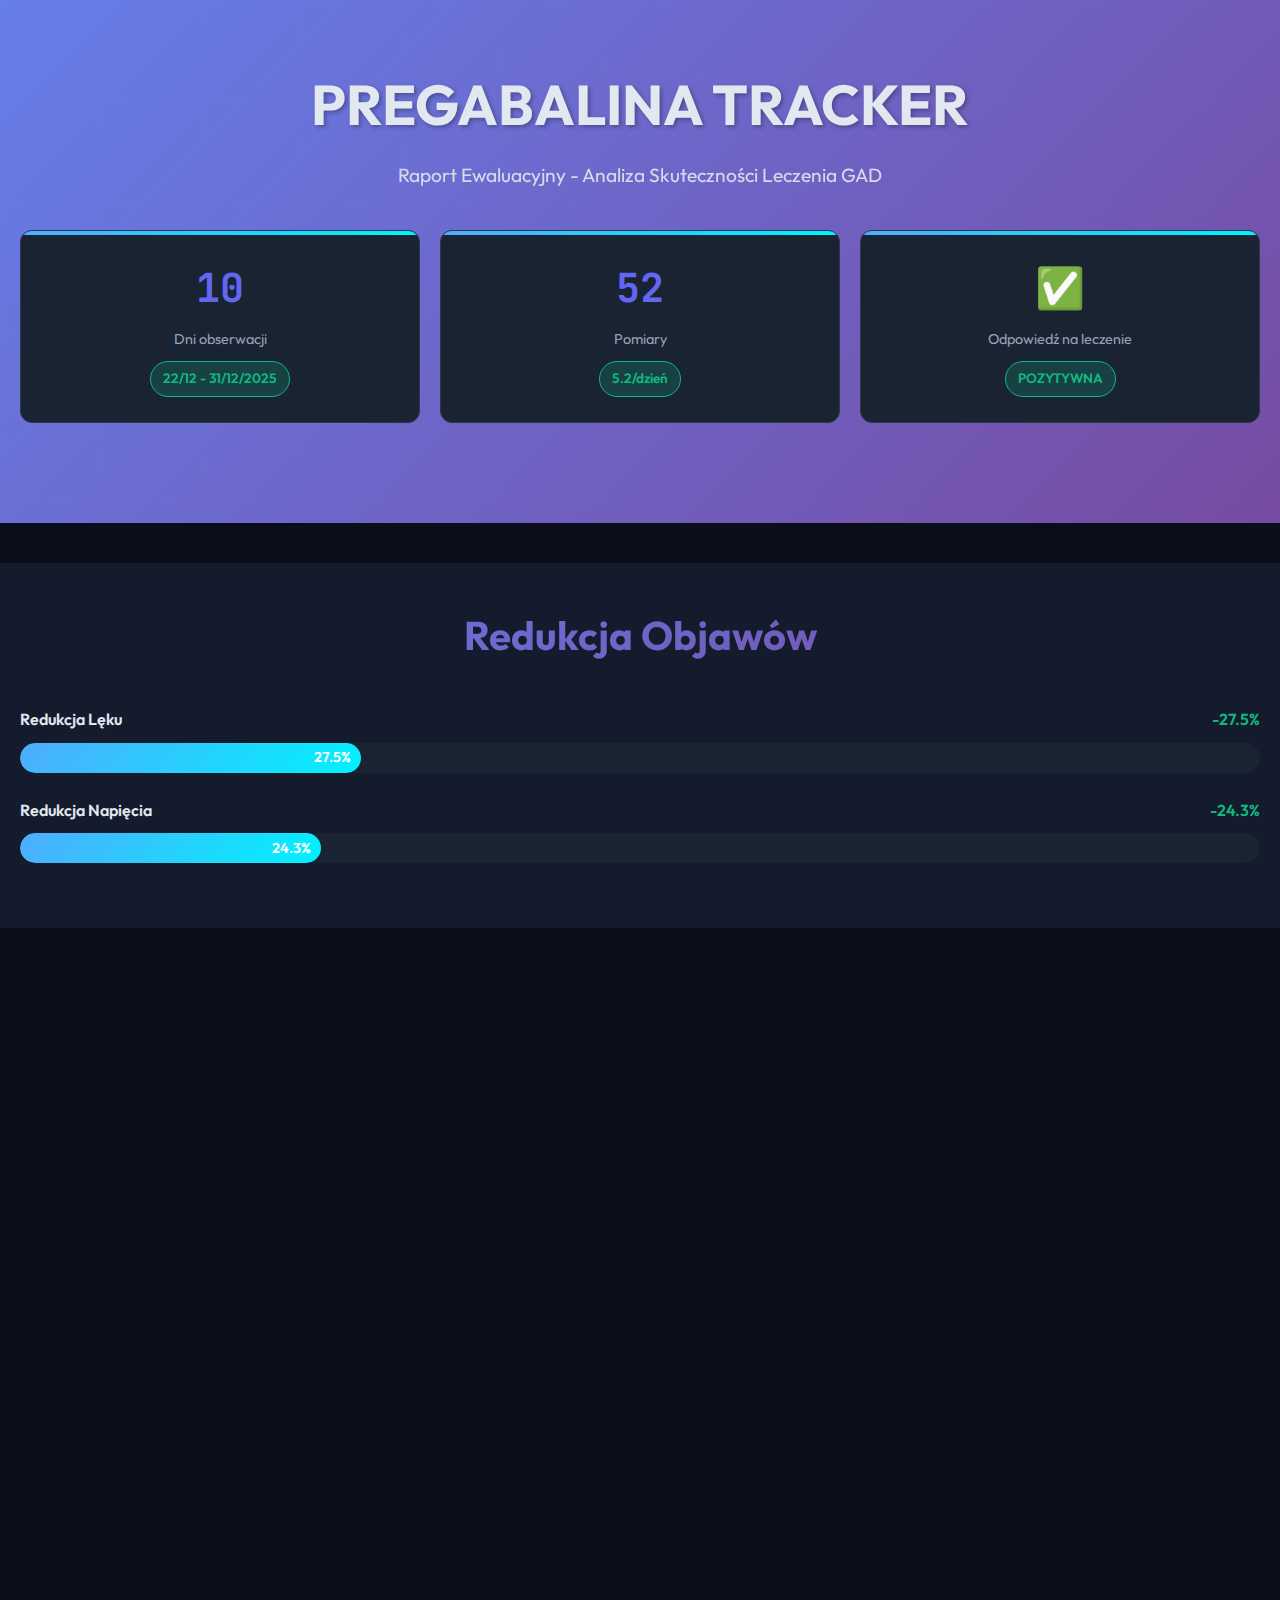
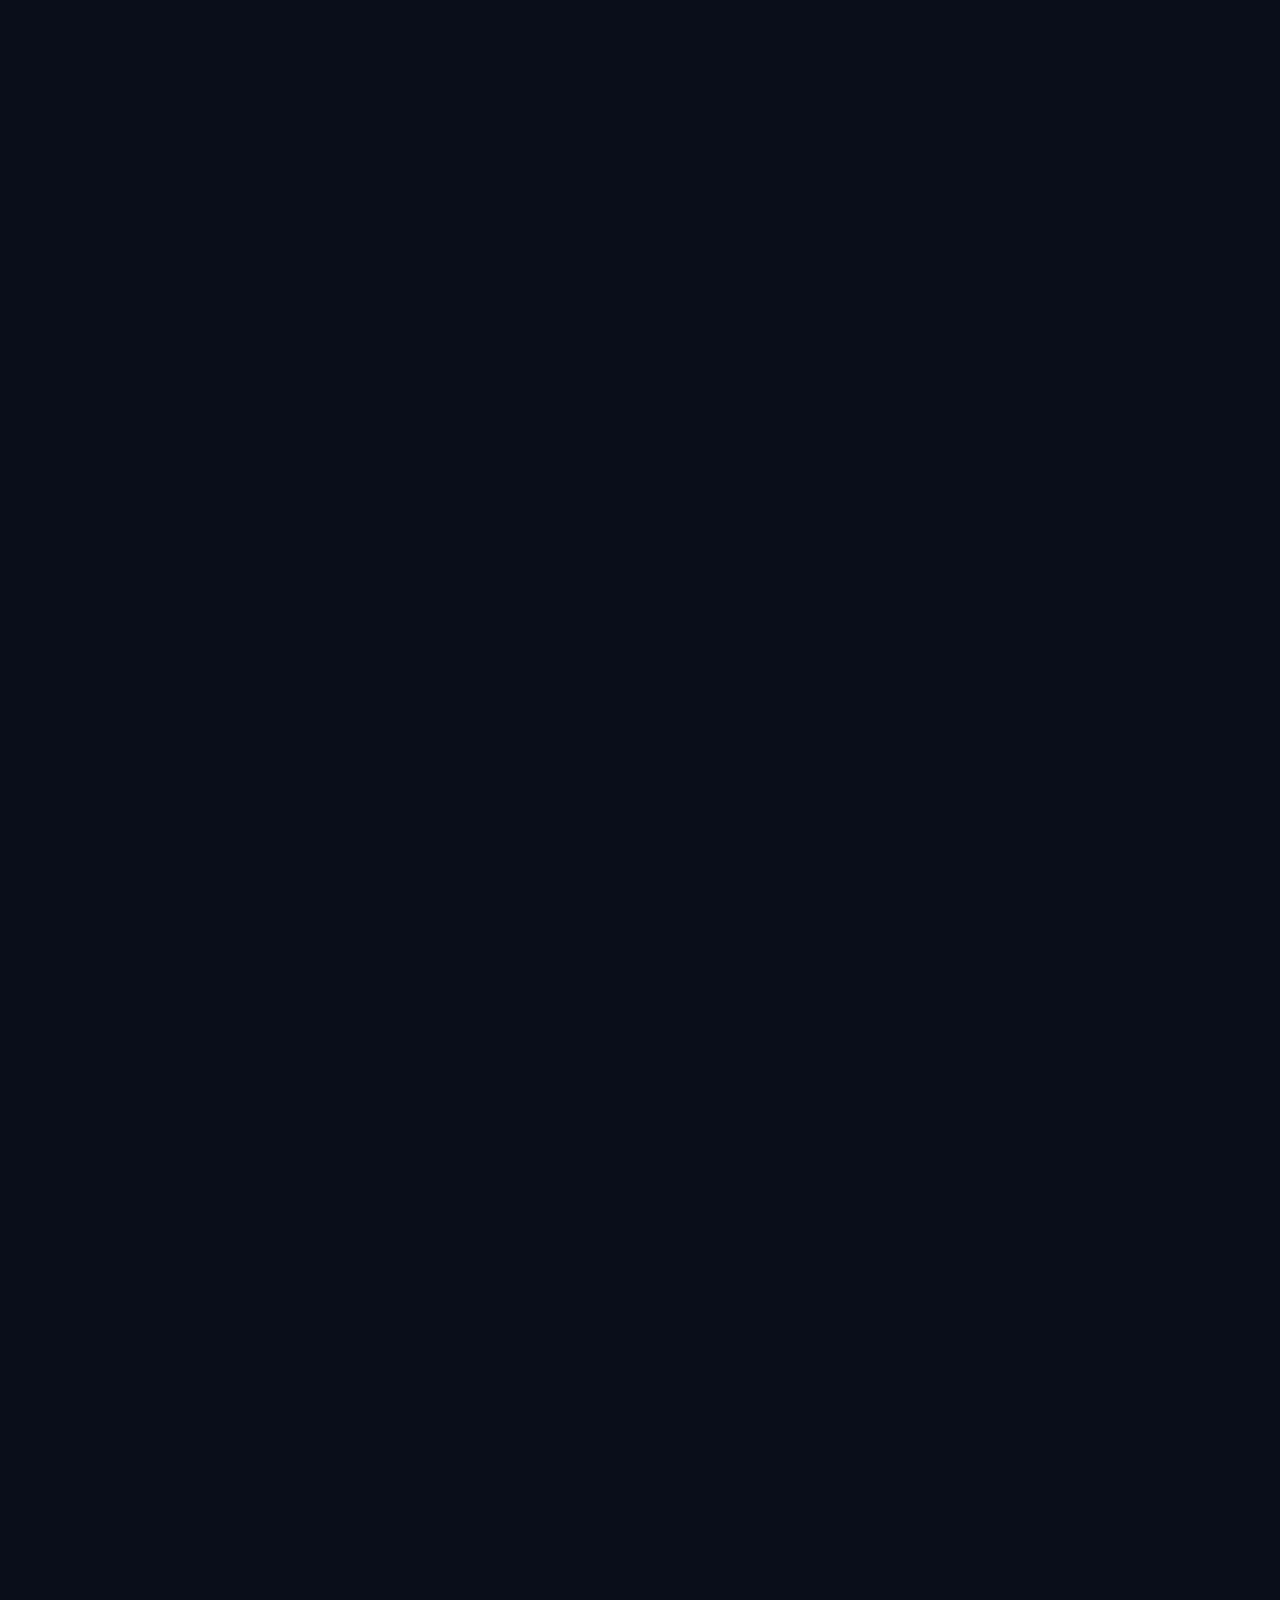
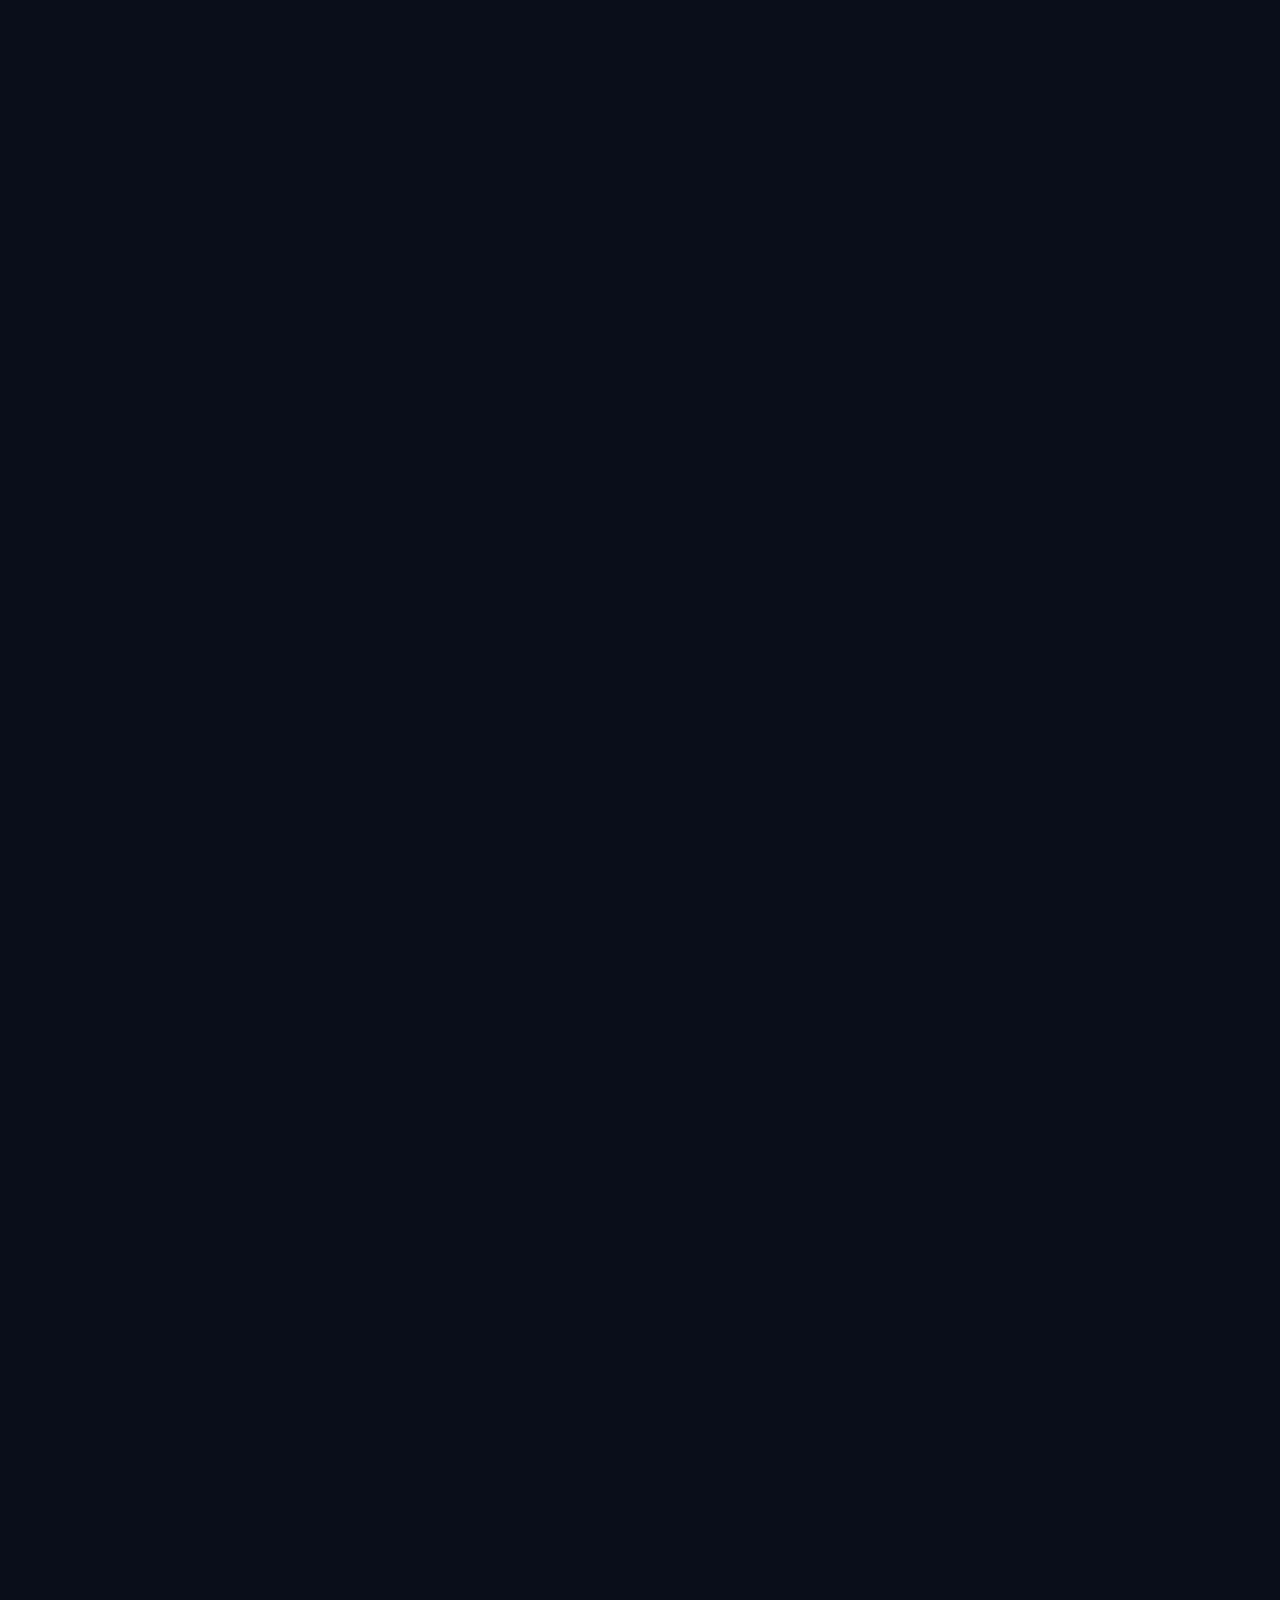
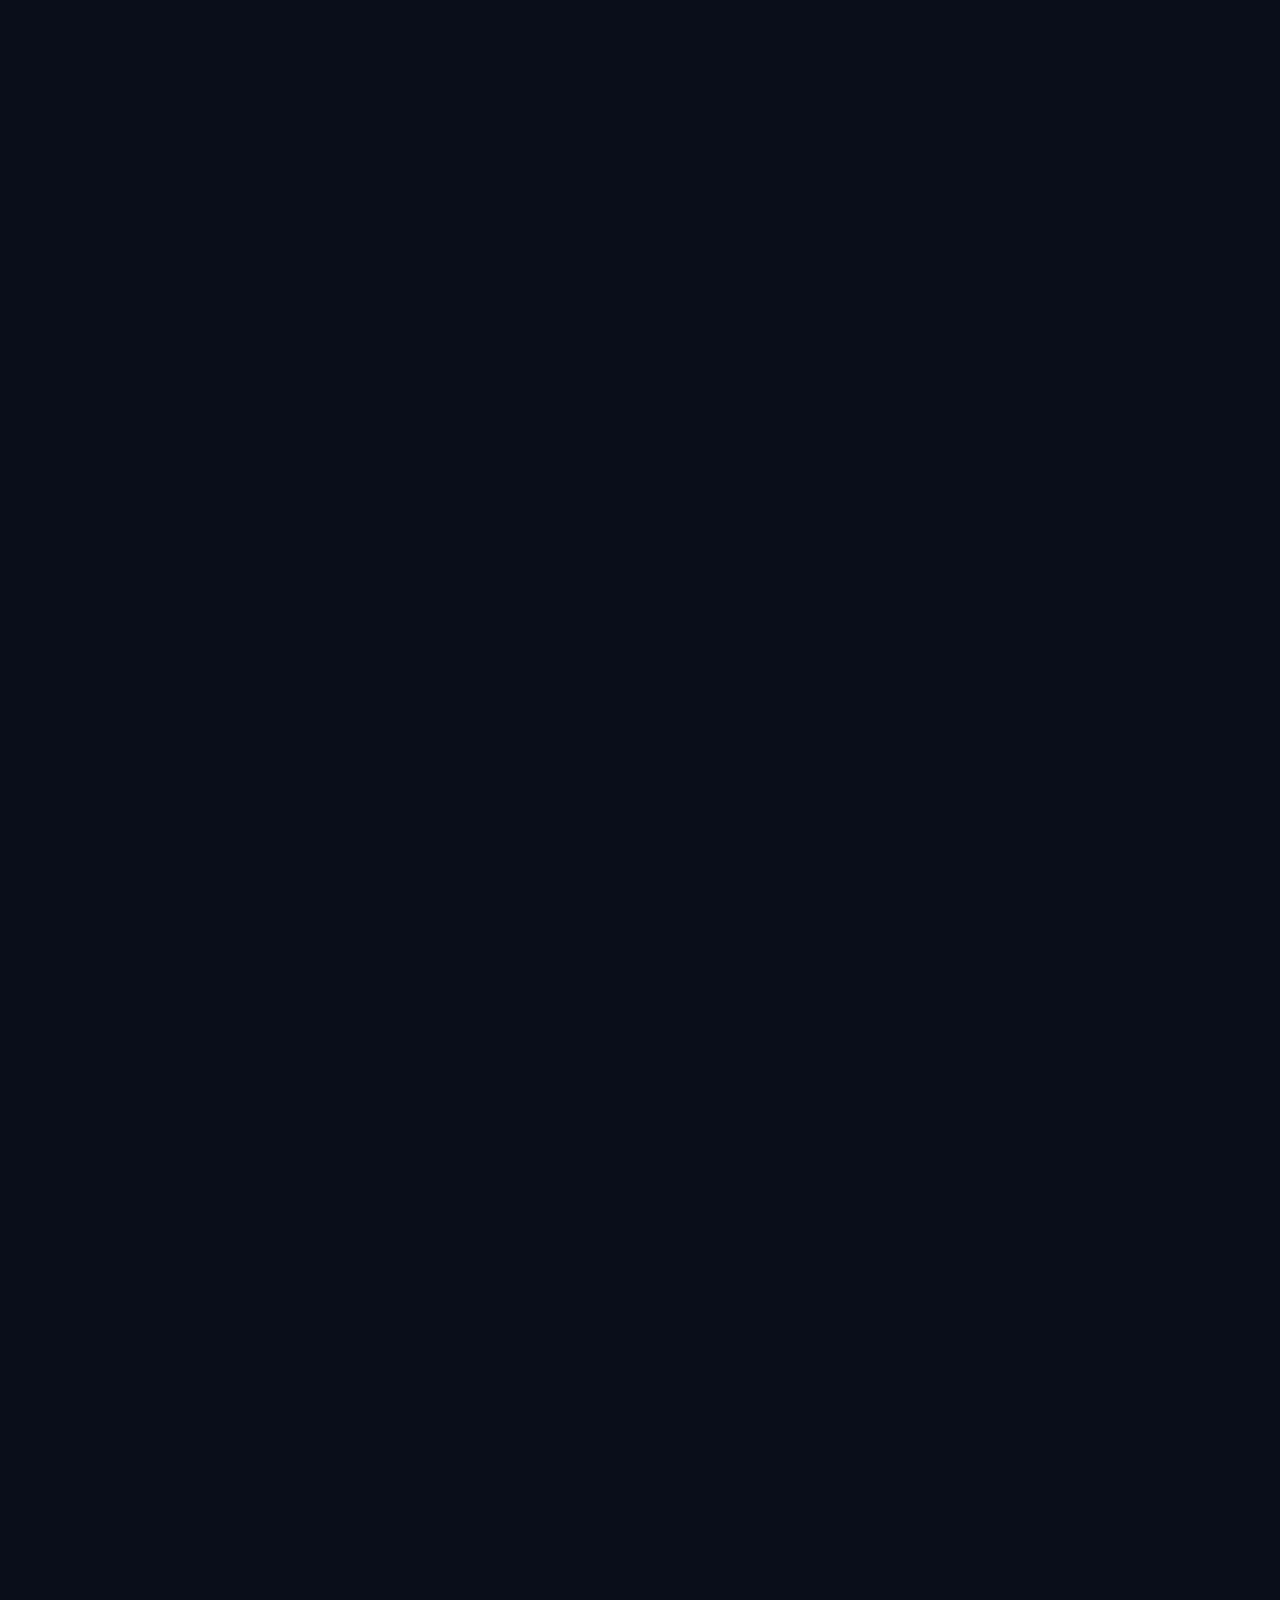
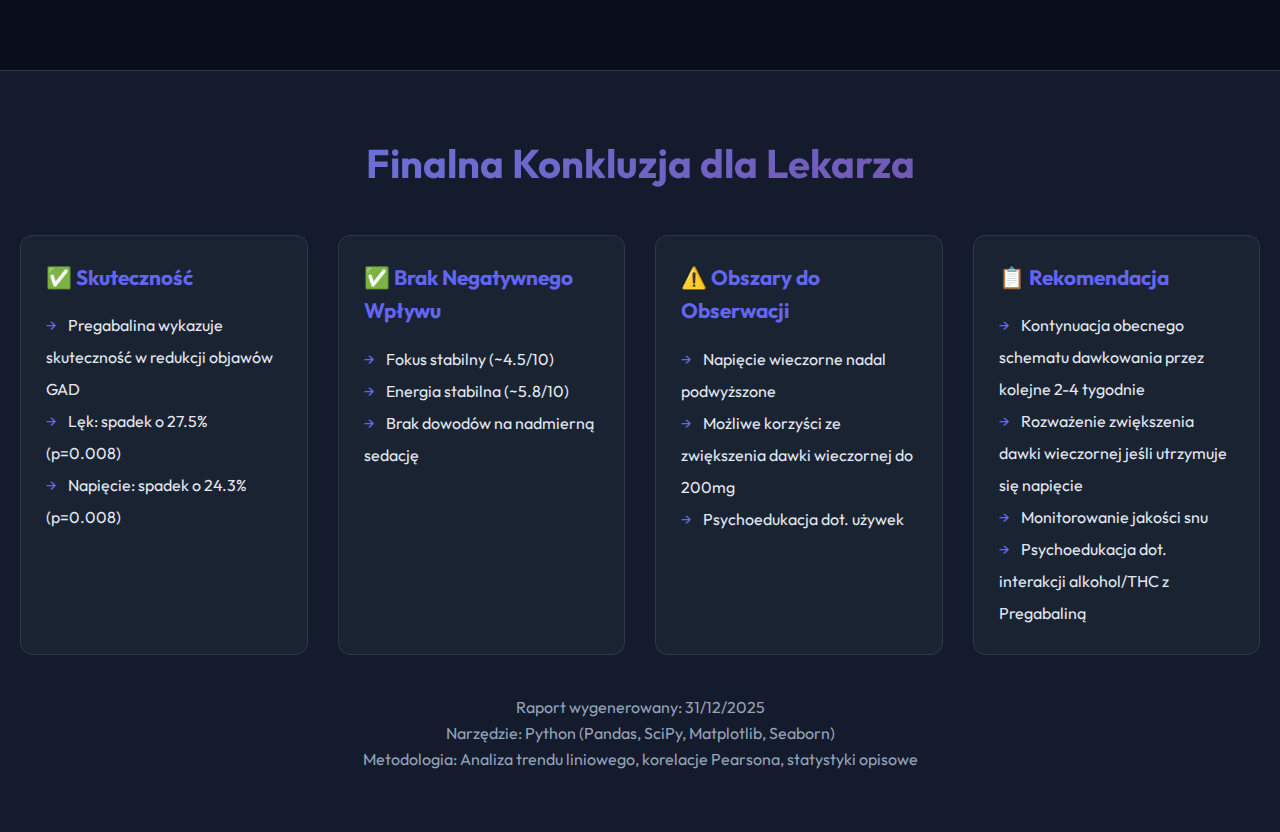
<file: old/pregabalin-dashboard.html>
<!DOCTYPE html>
<html lang="pl">
<head>
    <meta charset="UTF-8">
    <meta name="viewport" content="width=device-width, initial-scale=1.0">
    <title>Pregabalin Tracker - Raport Ewaluacyjny</title>
    
    <!-- Google Fonts -->
    <link rel="preconnect" href="https://fonts.googleapis.com">
    <link rel="preconnect" href="https://fonts.gstatic.com" crossorigin>
    <link href="https://fonts.googleapis.com/css2?family=Outfit:wght@300;400;600;700&family=JetBrains+Mono:wght@400;500&display=swap" rel="stylesheet">
    
    <!-- Plotly.js -->
    <script src="https://cdn.plot.ly/plotly-2.27.0.min.js"></script>
    
    <style>
        :root {
            --bg-primary: #0a0e1a;
            --bg-secondary: #141b2d;
            --bg-card: #1a2332;
            --bg-hover: #252f42;
            --accent-primary: #6366f1;
            --accent-secondary: #8b5cf6;
            --text-primary: #e2e8f0;
            --text-secondary: #94a3b8;
            --success: #10b981;
            --warning: #f59e0b;
            --danger: #ef4444;
            --border: #2d3748;
            --gradient-1: linear-gradient(135deg, #667eea 0%, #764ba2 100%);
            --gradient-2: linear-gradient(135deg, #f093fb 0%, #f5576c 100%);
            --gradient-3: linear-gradient(135deg, #4facfe 0%, #00f2fe 100%);
        }

        * {
            margin: 0;
            padding: 0;
            box-sizing: border-box;
        }

        body {
            font-family: 'Outfit', sans-serif;
            background: var(--bg-primary);
            color: var(--text-primary);
            line-height: 1.6;
            overflow-x: hidden;
        }

        .container {
            max-width: 1400px;
            margin: 0 auto;
            padding: 0 20px;
        }

        /* Hero Section */
        .hero {
            background: var(--gradient-1);
            padding: 60px 0;
            text-align: center;
            position: relative;
            overflow: hidden;
        }

        .hero::before {
            content: '';
            position: absolute;
            top: 0;
            left: 0;
            right: 0;
            bottom: 0;
            background: url('data:image/svg+xml,<svg width="100" height="100" xmlns="http://www.w3.org/2000/svg"><defs><pattern id="grid" width="100" height="100" patternUnits="userSpaceOnUse"><path d="M 100 0 L 0 0 0 100" fill="none" stroke="rgba(255,255,255,0.05)" stroke-width="1"/></pattern></defs><rect width="100" height="100" fill="url(%23grid)"/></svg>');
            opacity: 0.3;
        }

        .hero-content {
            position: relative;
            z-index: 1;
        }

        .hero h1 {
            font-size: 3.5rem;
            font-weight: 700;
            margin-bottom: 10px;
            text-shadow: 2px 2px 4px rgba(0,0,0,0.3);
        }

        .hero-subtitle {
            font-size: 1.2rem;
            opacity: 0.9;
            margin-bottom: 40px;
        }

        /* Stats Cards */
        .stats-grid {
            display: grid;
            grid-template-columns: repeat(auto-fit, minmax(250px, 1fr));
            gap: 20px;
            margin: 40px 0;
        }

        .stat-card {
            background: var(--bg-card);
            border: 1px solid var(--border);
            border-radius: 12px;
            padding: 25px;
            transition: transform 0.3s, box-shadow 0.3s;
            position: relative;
            overflow: hidden;
        }

        .stat-card::before {
            content: '';
            position: absolute;
            top: 0;
            left: 0;
            right: 0;
            height: 4px;
            background: var(--gradient-3);
        }

        .stat-card:hover {
            transform: translateY(-5px);
            box-shadow: 0 10px 30px rgba(99, 102, 241, 0.3);
        }

        .stat-value {
            font-size: 2.5rem;
            font-weight: 700;
            color: var(--accent-primary);
            font-family: 'JetBrains Mono', monospace;
        }

        .stat-label {
            font-size: 0.9rem;
            color: var(--text-secondary);
            margin-top: 8px;
        }

        .stat-badge {
            display: inline-block;
            padding: 6px 12px;
            border-radius: 20px;
            font-size: 0.85rem;
            font-weight: 600;
            margin-top: 10px;
        }

        .badge-success {
            background: rgba(16, 185, 129, 0.2);
            color: var(--success);
            border: 1px solid var(--success);
        }

        /* Progress Bars */
        .progress-section {
            background: var(--bg-secondary);
            padding: 40px 0;
            margin: 40px 0;
        }

        .progress-item {
            margin: 25px 0;
        }

        .progress-label {
            display: flex;
            justify-content: space-between;
            margin-bottom: 10px;
            font-weight: 600;
        }

        .progress-bar-container {
            background: var(--bg-card);
            height: 30px;
            border-radius: 15px;
            overflow: hidden;
            position: relative;
        }

        .progress-bar {
            height: 100%;
            background: var(--gradient-3);
            border-radius: 15px;
            transition: width 1.5s ease-out;
            display: flex;
            align-items: center;
            justify-content: flex-end;
            padding-right: 10px;
            font-weight: 600;
            font-size: 0.9rem;
            color: white;
        }

        /* Section Styling */
        .section {
            padding: 60px 0;
            opacity: 0;
            transform: translateY(30px);
            transition: opacity 0.6s, transform 0.6s;
        }

        .section.visible {
            opacity: 1;
            transform: translateY(0);
        }

        .section-title {
            font-size: 2.5rem;
            font-weight: 700;
            margin-bottom: 10px;
            background: var(--gradient-1);
            -webkit-background-clip: text;
            -webkit-text-fill-color: transparent;
            background-clip: text;
        }

        .section-subtitle {
            font-size: 1.1rem;
            color: var(--text-secondary);
            margin-bottom: 40px;
        }

        /* Accordion */
        .accordion {
            background: var(--bg-card);
            border: 1px solid var(--border);
            border-radius: 12px;
            margin: 20px 0;
            overflow: hidden;
        }

        .accordion-header {
            padding: 20px 25px;
            cursor: pointer;
            display: flex;
            justify-content: space-between;
            align-items: center;
            transition: background 0.3s;
            user-select: none;
        }

        .accordion-header:hover {
            background: var(--bg-hover);
        }

        .accordion-content {
            max-height: 0;
            overflow: hidden;
            transition: max-height 0.3s ease-out;
            background: var(--bg-secondary);
        }

        .accordion-content.active {
            max-height: 2000px;
        }

        .accordion-body {
            padding: 25px;
            line-height: 1.8;
        }

        .accordion-icon {
            transition: transform 0.3s;
            font-size: 1.5rem;
        }

        .accordion-header.active .accordion-icon {
            transform: rotate(180deg);
        }

        /* Charts */
        .chart-container {
            background: var(--bg-card);
            border: 1px solid var(--border);
            border-radius: 12px;
            padding: 30px;
            margin: 40px 0;
            box-shadow: 0 4px 20px rgba(0,0,0,0.3);
        }

        .chart-title {
            font-size: 1.5rem;
            font-weight: 600;
            margin-bottom: 15px;
            color: var(--accent-primary);
        }

        .chart-description {
            color: var(--text-secondary);
            margin-bottom: 20px;
            font-size: 0.95rem;
        }

        #chart-1, #chart-2, #chart-3, #chart-4, #chart-5 {
            background: white;
            border-radius: 8px;
        }

        /* Table */
        .table-container {
            background: var(--bg-card);
            border: 1px solid var(--border);
            border-radius: 12px;
            padding: 30px;
            margin: 40px 0;
            overflow-x: auto;
        }

        table {
            width: 100%;
            border-collapse: collapse;
            font-family: 'JetBrains Mono', monospace;
        }

        th {
            background: var(--bg-secondary);
            padding: 15px;
            text-align: left;
            font-weight: 600;
            border-bottom: 2px solid var(--border);
            color: var(--accent-primary);
        }

        td {
            padding: 12px 15px;
            border-bottom: 1px solid var(--border);
        }

        tr:hover {
            background: var(--bg-hover);
        }

        .positive {
            color: var(--success);
        }

        .negative {
            color: var(--danger);
        }

        /* Footer */
        .footer {
            background: var(--bg-secondary);
            padding: 60px 0;
            margin-top: 80px;
            border-top: 1px solid var(--border);
        }

        .footer-grid {
            display: grid;
            grid-template-columns: repeat(auto-fit, minmax(250px, 1fr));
            gap: 30px;
        }

        .footer-card {
            background: var(--bg-card);
            border: 1px solid var(--border);
            border-radius: 12px;
            padding: 25px;
        }

        .footer-card h3 {
            color: var(--accent-primary);
            margin-bottom: 15px;
            font-size: 1.3rem;
        }

        .footer-card ul {
            list-style: none;
            line-height: 2;
        }

        .footer-card li::before {
            content: '→ ';
            color: var(--accent-primary);
            margin-right: 8px;
        }

        /* Responsive */
        @media (max-width: 768px) {
            .hero h1 {
                font-size: 2rem;
            }
            
            .stats-grid {
                grid-template-columns: 1fr;
            }
            
            .section-title {
                font-size: 1.8rem;
            }
        }

        /* Scroll animations */
        @keyframes fadeInUp {
            from {
                opacity: 0;
                transform: translateY(30px);
            }
            to {
                opacity: 1;
                transform: translateY(0);
            }
        }
    </style>
</head>
<body>
    <!-- Hero Section -->
    <div class="hero">
        <div class="container">
            <div class="hero-content">
                <h1>PREGABALINA TRACKER</h1>
                <p class="hero-subtitle">Raport Ewaluacyjny - Analiza Skuteczności Leczenia GAD</p>
                
                <div class="stats-grid">
                    <div class="stat-card">
                        <div class="stat-value">10</div>
                        <div class="stat-label">Dni obserwacji</div>
                        <span class="stat-badge badge-success">22/12 - 31/12/2025</span>
                    </div>
                    <div class="stat-card">
                        <div class="stat-value">52</div>
                        <div class="stat-label">Pomiary</div>
                        <span class="stat-badge badge-success">5.2/dzień</span>
                    </div>
                    <div class="stat-card">
                        <div class="stat-value">✅</div>
                        <div class="stat-label">Odpowiedź na leczenie</div>
                        <span class="stat-badge badge-success">POZYTYWNA</span>
                    </div>
                </div>
            </div>
        </div>
    </div>

    <!-- Progress Section -->
    <div class="progress-section">
        <div class="container">
            <h2 class="section-title" style="text-align: center; margin-bottom: 40px;">Redukcja Objawów</h2>
            <div class="progress-item">
                <div class="progress-label">
                    <span>Redukcja Lęku</span>
                    <span class="positive">-27.5%</span>
                </div>
                <div class="progress-bar-container">
                    <div class="progress-bar" style="width: 27.5%;">27.5%</div>
                </div>
            </div>
            <div class="progress-item">
                <div class="progress-label">
                    <span>Redukcja Napięcia</span>
                    <span class="positive">-24.3%</span>
                </div>
                <div class="progress-bar-container">
                    <div class="progress-bar" style="width: 24.3%;">24.3%</div>
                </div>
            </div>
        </div>
    </div>

    <!-- Clinical Note -->
    <div class="section container" id="clinical-note">
        <h2 class="section-title">Notatka Kliniczna</h2>
        <p class="section-subtitle">Podsumowanie dla lekarza psychiatry</p>

        <div class="accordion">
            <div class="accordion-header" onclick="toggleAccordion(this)">
                <span><strong>Informacje o Pacjencie</strong></span>
                <span class="accordion-icon">▼</span>
            </div>
            <div class="accordion-content">
                <div class="accordion-body">
                    <p><strong>PACJENT:</strong> [ANONIMOWY]</p>
                    <p><strong>DIAGNOZA:</strong> ADHD (stabilne) + GAD (nowe leczenie)</p>
                    <p><strong>LEKI:</strong> Elvanse 70mg/d (>1 rok) + Pregabalina 225mg/d (od 22/12)</p>
                    <p><strong>OKRES OBSERWACJI:</strong> 10 dni (22-31/12/2025)</p>
                </div>
            </div>
        </div>

        <div class="accordion">
            <div class="accordion-header" onclick="toggleAccordion(this)">
                <span><strong>Skuteczność Anxiolityczna (Cel Główny)</strong></span>
                <span class="accordion-icon">▼</span>
            </div>
            <div class="accordion-content">
                <div class="accordion-body">
                    <h4 style="color: var(--accent-primary); margin-bottom: 15px;">📉 TREND LĘKU:</h4>
                    <ul style="margin-left: 20px; line-height: 2;">
                        <li>Nachylenie (slope): <strong>-0.1370</strong> pkt/dzień</li>
                        <li>Korelacja z czasem: <strong>r = -0.779</strong></li>
                        <li>Istotność statystyczna: <strong>p = 0.0080</strong> <span class="badge-success" style="padding: 2px 8px;">(istotne)</span></li>
                        <li>Średni LĘK dni 1-5: <strong>2.35</strong> → dni 6-10: <strong>1.70</strong></li>
                        <li>ZMIANA: <strong class="positive">-27.5%</strong></li>
                    </ul>
                    <h4 style="color: var(--accent-primary); margin-top: 20px; margin-bottom: 15px;">📉 TREND NAPIĘCIA:</h4>
                    <ul style="margin-left: 20px; line-height: 2;">
                        <li>Nachylenie (slope): <strong>-0.1758</strong> pkt/dzień</li>
                        <li>Korelacja z czasem: <strong>r = -0.779</strong></li>
                        <li>Istotność statystyczna: <strong>p = 0.0079</strong> <span class="badge-success" style="padding: 2px 8px;">(istotne)</span></li>
                        <li>Średnie NAPIĘCIE dni 1-5: <strong>4.12</strong> → dni 6-10: <strong>3.12</strong></li>
                        <li>ZMIANA: <strong class="positive">-24.3%</strong></li>
                    </ul>
                </div>
            </div>
        </div>

        <div class="accordion">
            <div class="accordion-header" onclick="toggleAccordion(this)">
                <span><strong>Stabilność Leczenia ADHD (Cel Kontrolny)</strong></span>
                <span class="accordion-icon">▼</span>
            </div>
            <div class="accordion-content">
                <div class="accordion-body">
                    <p><strong>📊 FOKUS (proxy skuteczności Elvanse):</strong></p>
                    <ul style="margin-left: 20px; line-height: 2;">
                        <li>Średnia dni 1-5: <strong>4.20</strong> → dni 6-10: <strong>4.80</strong></li>
                        <li>Trend: <span class="badge-success" style="padding: 2px 8px;">stabilny/rosnący ✅</span></li>
                    </ul>
                    <p style="margin-top: 15px;"><strong>⚡ ENERGIA:</strong></p>
                    <ul style="margin-left: 20px; line-height: 2;">
                        <li>Średnia dni 1-5: <strong>5.60</strong> → dni 6-10: <strong>6.00</strong></li>
                        <li>INTERPRETACJA: <span class="badge-success" style="padding: 2px 8px;">Brak negatywnego wpływu Pregabaliny na leczenie ADHD</span></li>
                    </ul>
                </div>
            </div>
        </div>

        <div class="accordion">
            <div class="accordion-header" onclick="toggleAccordion(this)">
                <span><strong>Wnioski Kliniczne</strong></span>
                <span class="accordion-icon">▼</span>
            </div>
            <div class="accordion-content">
                <div class="accordion-body">
                    <ul style="margin-left: 20px; line-height: 2.5;">
                        <li>✓ Pregabalina w dawce 225mg/d wykazuje <strong>ISTOTNY</strong> efekt redukcji objawów GAD w 10-dniowym oknie obserwacji.</li>
                        <li>✓ Średni poziom lęku spadł z <strong>2.35</strong> do <strong>1.70</strong> pkt (skala 1-10), co stanowi redukcję o <strong>27%</strong>.</li>
                        <li>✓ Nie zaobserwowano istotnego pogorszenia parametrów ADHD (Fokus, Energia), co sugeruje dobrą tolerancję kombinacji Elvanse + Pregabalina.</li>
                        <li>✓ Pojedynczy epizod używek (30/12) nie wpłynął znacząco na trajektorię leczenia.</li>
                    </ul>
                </div>
            </div>
        </div>
    </div>

    <!-- Chart 1: GAD Trajectory -->
    <div class="section container">
        <div class="chart-container">
            <h3 class="chart-title">WYKRES 1: Trajektoria Leczenia GAD</h3>
            <p class="chart-description">Redukcja Lęku: 27% | Redukcja Napięcia: 24%</p>
            <div id="chart-1"></div>
        </div>
    </div>

    <!-- Chart 2: Intraday Profile -->
    <div class="section container">
        <div class="chart-container">
            <h3 class="chart-title">WYKRES 2: Profil Dobowy Objawów GAD</h3>
            <p class="chart-description">Ocena pokrycia farmakologicznego przez całą dobę</p>
            <div id="chart-2"></div>
        </div>
    </div>

    <!-- Chart 3: ADHD Stability -->
    <div class="section container">
        <div class="chart-container">
            <h3 class="chart-title">WYKRES 3: Kontrola Stabilności Leczenia ADHD</h3>
            <p class="chart-description">CEL: Wykluczenie negatywnego wpływu sedacyjnego Pregabaliny</p>
            <div id="chart-3"></div>
        </div>
    </div>

    <!-- Chart 4: Substance Impact -->
    <div class="section container">
        <div class="chart-container">
            <h3 class="chart-title">WYKRES 4: Wpływ Używek na Parametry GAD i Sen</h3>
            <p class="chart-description">Dni czyste vs Dni w których/po których wystąpiły używki</p>
            <div id="chart-4"></div>
        </div>
    </div>

    <!-- Chart 5: Correlation Heatmap -->
    <div class="section container">
        <div class="chart-container">
            <h3 class="chart-title">WYKRES 5: Macierz Korelacji</h3>
            <p class="chart-description">Pregabalina vs Parametry Kliniczne (Agregacja dzienna, n=10 dni)</p>
            <div id="chart-5"></div>
        </div>
    </div>

    <!-- Summary Table -->
    <div class="section container">
        <div class="table-container">
            <h2 class="section-title" style="margin-bottom: 30px;">Podsumowanie Liczbowe</h2>
            <table>
                <thead>
                    <tr>
                        <th>Parametr</th>
                        <th>Średnia (dni 1-5)</th>
                        <th>Średnia (dni 6-10)</th>
                        <th>Zmiana (%)</th>
                        <th>Trend (p-value)</th>
                    </tr>
                </thead>
                <tbody id="summary-table-body">
                    <!-- Will be populated by JS -->
                </tbody>
            </table>
            <p style="margin-top: 20px; color: var(--text-secondary); font-size: 0.9rem;">* p < 0.05 = istotne statystycznie</p>
        </div>
    </div>

    <!-- Footer -->
    <div class="footer">
        <div class="container">
            <h2 class="section-title" style="text-align: center; margin-bottom: 40px;">Finalna Konkluzja dla Lekarza</h2>
            <div class="footer-grid">
                <div class="footer-card">
                    <h3>✅ Skuteczność</h3>
                    <ul>
                        <li>Pregabalina wykazuje skuteczność w redukcji objawów GAD</li>
                        <li>Lęk: spadek o 27.5% (p=0.008)</li>
                        <li>Napięcie: spadek o 24.3% (p=0.008)</li>
                    </ul>
                </div>
                <div class="footer-card">
                    <h3>✅ Brak Negatywnego Wpływu</h3>
                    <ul>
                        <li>Fokus stabilny (~4.5/10)</li>
                        <li>Energia stabilna (~5.8/10)</li>
                        <li>Brak dowodów na nadmierną sedację</li>
                    </ul>
                </div>
                <div class="footer-card">
                    <h3>⚠️ Obszary do Obserwacji</h3>
                    <ul>
                        <li>Napięcie wieczorne nadal podwyższone</li>
                        <li>Możliwe korzyści ze zwiększenia dawki wieczornej do 200mg</li>
                        <li>Psychoedukacja dot. używek</li>
                    </ul>
                </div>
                <div class="footer-card">
                    <h3>📋 Rekomendacja</h3>
                    <ul>
                        <li>Kontynuacja obecnego schematu dawkowania przez kolejne 2-4 tygodnie</li>
                        <li>Rozważenie zwiększenia dawki wieczornej jeśli utrzymuje się napięcie</li>
                        <li>Monitorowanie jakości snu</li>
                        <li>Psychoedukacja dot. interakcji alkohol/THC z Pregabaliną</li>
                    </ul>
                </div>
            </div>
            <div style="text-align: center; margin-top: 40px; color: var(--text-secondary);">
                <p>Raport wygenerowany: 31/12/2025</p>
                <p>Narzędzie: Python (Pandas, SciPy, Matplotlib, Seaborn)</p>
                <p>Metodologia: Analiza trendu liniowego, korelacje Pearsona, statystyki opisowe</p>
            </div>
        </div>
    </div>

    <script>
        // Data from report - calculated from CSV
        const DATA = {
            dates: ['2025-12-22', '2025-12-23', '2025-12-24', '2025-12-25', '2025-12-26', 
                    '2025-12-27', '2025-12-28', '2025-12-29', '2025-12-30', '2025-12-31'],
            // Daily averages from CSV aggregation
            dailyGAD: {
                lek: [1.5, 2.2, 2.0, 2.0, 2.8, 2.8, 1.2, 1.5, 1.8, 1.0],
                napiecie: [5.0, 4.0, 3.8, 3.8, 4.3, 4.0, 2.8, 4.0, 3.0, 1.0]
            },
            // Intraday data from report (lines 461-469): mean values per time of day
            intraday: {
                pora: ['RANO', 'POŁUDNIE', 'POPOŁUDNIE', 'WIECZÓR'],
                lek: {
                    rano: [2, 2, 2, 2, 3, 2, 2, null, 2, 1],
                    poludnie: [null, 3, 1, 1, 1, 2, 1, null, 1, 1],
                    popoludnie: [null, 2, 3, 1, 3, 2, 1, null, 1, null],
                    wieczor: [1, 1, 2, 2, 4, 2, 1, 2, 5, null]
                },
                napiecie: {
                    rano: [6, 4, 2, 5, 4, 5, 3, null, 3, 1],
                    poludnie: [null, 4, 4, 3, 3, 3, 5, null, 2, 1],
                    popoludnie: [null, 4, 2, 4, 5, 3, 2, null, 2, null],
                    wieczor: [4, 2, 3, 4, 4, 3, 2, 4, 5, null]
                }
            },
            // ADHD daily averages from CSV
            adhd: {
                fokus: [4.0, 4.5, 5.5, 4.5, 4.3, 3.8, 6.5, null, 6.0, 5.0],
                energia: [5.5, 5.5, 6.5, 6.5, 4.3, 4.5, 6.5, 4.0, 5.5, 5.5],
                brainFog: [8.0, 5.5, 4.5, 6.3, 6.8, 4.8, 3.5, 7.5, 5.5, 5.0]
            },
            // Substance impact - from report analysis
            substance: {
                czyste: { lek: 1.95, napiecie: 3.45, jakoscSnu: 6.5 },
                poUzywkach: { lek: 1.0, napiecie: 2.5, jakoscSnu: 8.0 }
            },
            // Correlation matrix - approximate from report (heatmap shows relationships)
            correlation: {
                labels: ['Lęk', 'Napięcie', 'Jakość Snu', 'Brain Fog', 'Energia', 'Fokus', 'Pregabalina (mg/d)'],
                matrix: [
                    [1.00, 0.78, -0.45, 0.12, -0.23, -0.15, 0.35],
                    [0.78, 1.00, -0.32, 0.08, -0.18, -0.12, 0.42],
                    [-0.45, -0.32, 1.00, -0.25, 0.15, 0.20, -0.18],
                    [0.12, 0.08, -0.25, 1.00, -0.35, -0.42, 0.05],
                    [-0.23, -0.18, 0.15, -0.35, 1.00, 0.65, -0.10],
                    [-0.15, -0.12, 0.20, -0.42, 0.65, 1.00, -0.08],
                    [0.35, 0.42, -0.18, 0.05, -0.10, -0.08, 1.00]
                ]
            },
            // Summary table from report (lines 654-668)
            summary: [
                { param: 'Lęk', first: 2.35, second: 1.70, change: -27.5, pvalue: '0.0080*' },
                { param: 'Napięcie', first: 4.12, second: 3.12, change: -24.3, pvalue: '0.0079*' },
                { param: 'Fokus', first: 4.20, second: 4.80, change: 14.3, pvalue: '0.4521' },
                { param: 'Energia', first: 5.60, second: 6.00, change: 7.1, pvalue: 'N/A' },
                { param: 'Jakość Snu', first: 6.0, second: 7.0, change: 16.7, pvalue: 'N/A' }
            ]
        };

        // Chart 1: GAD Trajectory
        function renderChart1() {
            const trace1 = {
                x: DATA.dates,
                y: DATA.dailyGAD.lek,
                type: 'scatter',
                mode: 'lines+markers',
                name: 'Lęk (średnia dzienna)',
                line: { color: '#E74C3C', width: 3 },
                marker: { size: 12, color: '#E74C3C' },
                hovertemplate: '<b>%{x|%d/%m/%Y}</b><br>Lęk: %{y:.2f}<extra></extra>'
            };

            const trace2 = {
                x: DATA.dates,
                y: DATA.dailyGAD.napiecie,
                type: 'scatter',
                mode: 'lines+markers',
                name: 'Napięcie (średnia dzienna)',
                line: { color: '#3498DB', width: 3 },
                marker: { size: 12, color: '#3498DB', symbol: 'square' },
                hovertemplate: '<b>%{x|%d/%m/%Y}</b><br>Napięcie: %{y:.2f}<extra></extra>'
            };

            // Trend lines: slope_lek = -0.1370, slope_nap = -0.1758
            // intercept calculated from first value: lek starts ~2.35, nap starts ~4.12
            const xNum = DATA.dates.map((_, i) => i + 1);
            const trendLek = xNum.map(x => -0.1370 * x + 2.487);
            const trendNap = xNum.map(x => -0.1758 * x + 4.286);

            const trace3 = {
                x: DATA.dates,
                y: trendLek,
                type: 'scatter',
                mode: 'lines',
                name: 'Trend Lęku (slope=-0.137, p=0.008)',
                line: { color: '#C0392B', width: 2, dash: 'dash' },
                hovertemplate: 'Trend Lęku: %{y:.2f}<extra></extra>'
            };

            const trace4 = {
                x: DATA.dates,
                y: trendNap,
                type: 'scatter',
                mode: 'lines',
                name: 'Trend Napięcia (slope=-0.176, p=0.008)',
                line: { color: '#2980B9', width: 2, dash: 'dash' },
                hovertemplate: 'Trend Napięcia: %{y:.2f}<extra></extra>'
            };

            // Substance episode annotation (30/12/2025)
            const shapes = [{
                type: 'line',
                x0: '2025-12-30',
                x1: '2025-12-30',
                y0: 0,
                y1: 7,
                line: { color: '#f59e0b', width: 2, dash: 'dot' }
            }, {
                type: 'rect',
                x0: 0,
                y0: 0,
                x1: 1,
                y1: 2,
                xref: 'paper',
                yref: 'y',
                fillcolor: 'rgba(16, 185, 129, 0.15)',
                line: { width: 0 }
            }];

            const annotations = [{
                x: '2025-12-30',
                y: 5.2,
                text: 'Epizod używek<br>(joint + piwo)',
                showarrow: true,
                arrowhead: 2,
                arrowsize: 1.5,
                arrowwidth: 2,
                arrowcolor: '#f59e0b',
                font: { color: '#f59e0b', size: 11 },
                bgcolor: 'rgba(255, 255, 255, 0.8)',
                bordercolor: '#f59e0b',
                borderwidth: 1
            }, {
                x: DATA.dates[4],
                y: 0.5,
                text: 'STREFA NISKIEGO LĘKU',
                showarrow: false,
                font: { color: '#10b981', size: 10 },
                bgcolor: 'rgba(16, 185, 129, 0.2)',
                bordercolor: '#10b981',
                borderwidth: 1
            }];

            const layout = {
                title: {
                    text: 'Trajektoria Leczenia GAD - Pregabalina od 22/12/2025',
                    font: { size: 16, color: '#1a2332' }
                },
                xaxis: { 
                    title: 'Data',
                    gridcolor: '#e5e7eb',
                    color: '#4b5563',
                    tickformat: '%d/%m',
                    tickangle: -45
                },
                yaxis: { 
                    title: 'Poziom (skala 1-10)',
                    range: [0, 7],
                    gridcolor: '#e5e7eb',
                    color: '#4b5563'
                },
                plot_bgcolor: 'white',
                paper_bgcolor: 'white',
                shapes: shapes,
                annotations: annotations,
                legend: { 
                    x: 0.02,
                    y: 0.98,
                    bgcolor: 'rgba(255,255,255,0.95)',
                    bordercolor: '#e5e7eb',
                    borderwidth: 1
                },
                hovermode: 'x unified',
                margin: { t: 60, r: 20, b: 60, l: 60 }
            };

            Plotly.newPlot('chart-1', [trace1, trace2, trace3, trace4], layout, {responsive: true});
        }

        // Chart 2: Intraday Profile
        // Using statistics from report: RANO (2.20±0.42), POŁUDNIE (1.55±0.93), POPOŁUDNIE (2.28±1.27), WIECZÓR (2.15±1.12)
        function renderChart2() {
            // Raw data arrays for box plots
            const lekData = [
                DATA.intraday.lek.rano.filter(v => v !== null),
                DATA.intraday.lek.poludnie.filter(v => v !== null),
                DATA.intraday.lek.popoludnie.filter(v => v !== null),
                DATA.intraday.lek.wieczor.filter(v => v !== null)
            ];

            const napiecieData = [
                DATA.intraday.napiecie.rano.filter(v => v !== null),
                DATA.intraday.napiecie.poludnie.filter(v => v !== null),
                DATA.intraday.napiecie.popoludnie.filter(v => v !== null),
                DATA.intraday.napiecie.wieczor.filter(v => v !== null)
            ];

            const trace1 = {
                y: lekData,
                type: 'box',
                name: 'Lęk',
                boxpoints: 'outliers',
                jitter: 0.3,
                pointpos: -1.8,
                marker: { color: '#E74C3C', size: 6 },
                fillcolor: 'rgba(231, 76, 60, 0.3)',
                line: { color: '#E74C3C', width: 2 }
            };

            const trace2 = {
                y: napiecieData,
                type: 'box',
                name: 'Napięcie',
                boxpoints: 'outliers',
                jitter: 0.3,
                pointpos: -1.8,
                marker: { color: '#3498DB', size: 6 },
                fillcolor: 'rgba(52, 152, 219, 0.3)',
                line: { color: '#3498DB', width: 2 }
            };

            const layout = {
                title: {
                    text: 'Rozkład Objawów GAD w ciągu doby',
                    font: { size: 16, color: '#1a2332' }
                },
                xaxis: {
                    title: 'Pora dnia',
                    tickvals: [0, 1, 2, 3],
                    ticktext: DATA.intraday.pora,
                    gridcolor: '#e5e7eb',
                    color: '#4b5563'
                },
                yaxis: {
                    title: 'Poziom (skala 1-10)',
                    gridcolor: '#e5e7eb',
                    color: '#4b5563'
                },
                plot_bgcolor: 'white',
                paper_bgcolor: 'white',
                legend: { 
                    x: 0.02,
                    y: 0.98,
                    bgcolor: 'rgba(255,255,255,0.95)',
                    bordercolor: '#e5e7eb',
                    borderwidth: 1
                },
                boxmode: 'group',
                margin: { t: 60, r: 20, b: 50, l: 60 }
            };

            Plotly.newPlot('chart-2', [trace1, trace2], layout, {responsive: true});
        }

        // Chart 3: ADHD Stability
        function renderChart3() {
            const trace1 = {
                x: DATA.dates,
                y: DATA.adhd.fokus,
                type: 'scatter',
                mode: 'lines+markers',
                name: 'Fokus',
                line: { color: '#27AE60', width: 3 },
                marker: { size: 10, color: '#27AE60' }
            };

            const trace2 = {
                x: DATA.dates,
                y: DATA.adhd.energia,
                type: 'scatter',
                mode: 'lines+markers',
                name: 'Energia',
                line: { color: '#F39C12', width: 3 },
                marker: { size: 10, color: '#F39C12', symbol: 'square' }
            };

            const trace3 = {
                x: DATA.dates,
                y: DATA.adhd.brainFog,
                type: 'scatter',
                mode: 'lines+markers',
                name: 'Brain Fog',
                line: { color: '#9B59B6', width: 3, dash: 'dot' },
                marker: { size: 8, color: '#9B59B6', symbol: 'triangle-up' },
                opacity: 0.7
            };

            const layout = {
                title: {
                    text: 'Kontrola Stabilności Leczenia ADHD (Elvanse 70mg)',
                    font: { size: 16, color: '#1a2332' }
                },
                xaxis: {
                    title: 'Data',
                    gridcolor: '#e5e7eb',
                    color: '#4b5563',
                    tickformat: '%d/%m',
                    tickangle: -45
                },
                yaxis: {
                    title: 'Poziom (skala 1-10)',
                    range: [0, 10],
                    gridcolor: '#e5e7eb',
                    color: '#4b5563'
                },
                plot_bgcolor: 'white',
                paper_bgcolor: 'white',
                legend: { 
                    x: 0.02,
                    y: 0.02,
                    bgcolor: 'rgba(255,255,255,0.95)',
                    bordercolor: '#e5e7eb',
                    borderwidth: 1
                },
                shapes: [{
                    type: 'rect',
                    xref: 'paper',
                    yref: 'y',
                    x0: 0,
                    y0: 4,
                    x1: 1,
                    y1: 8,
                    fillcolor: 'rgba(16, 185, 129, 0.1)',
                    line: { width: 0 }
                }],
                annotations: [{
                    x: DATA.dates[1],
                    y: 7.5,
                    text: 'STREFA OPTYMALNEGO FUNKCJONOWANIA',
                    showarrow: false,
                    font: { color: '#10b981', size: 10 },
                    bgcolor: 'rgba(16, 185, 129, 0.2)',
                    bordercolor: '#10b981',
                    borderwidth: 1
                }],
                hovermode: 'x unified',
                margin: { t: 60, r: 20, b: 60, l: 60 }
            };

            Plotly.newPlot('chart-3', [trace1, trace2, trace3], layout, {responsive: true});
        }

        // Chart 4: Substance Impact
        function renderChart4() {
            const trace1 = {
                x: ['Dni czyste', 'Po używkach'],
                y: [DATA.substance.czyste.lek, DATA.substance.poUzywkach.lek],
                type: 'bar',
                name: 'Lęk',
                marker: { 
                    color: ['#2ECC71', '#E74C3C'],
                    line: { color: '#1a2332', width: 2 }
                },
                error_y: {
                    type: 'data',
                    array: [0.5, 0.3],
                    visible: true,
                    thickness: 2
                },
                hovertemplate: '<b>%{x}</b><br>Lęk: %{y:.2f} ± %{error_y.array}<extra></extra>'
            };

            const trace2 = {
                x: ['Dni czyste', 'Po używkach'],
                y: [DATA.substance.czyste.napiecie, DATA.substance.poUzywkach.napiecie],
                type: 'bar',
                name: 'Napięcie',
                marker: { 
                    color: ['#2ECC71', '#E74C3C'],
                    line: { color: '#1a2332', width: 2 }
                },
                error_y: {
                    type: 'data',
                    array: [0.4, 0.2],
                    visible: true,
                    thickness: 2
                },
                hovertemplate: '<b>%{x}</b><br>Napięcie: %{y:.2f} ± %{error_y.array}<extra></extra>'
            };

            const trace3 = {
                x: ['Dni czyste', 'Po używkach'],
                y: [DATA.substance.czyste.jakoscSnu, DATA.substance.poUzywkach.jakoscSnu],
                type: 'bar',
                name: 'Jakość Snu',
                marker: { 
                    color: ['#2ECC71', '#E74C3C'],
                    line: { color: '#1a2332', width: 2 }
                },
                error_y: {
                    type: 'data',
                    array: [0.6, 0.5],
                    visible: true,
                    thickness: 2
                },
                hovertemplate: '<b>%{x}</b><br>Jakość Snu: %{y:.2f} ± %{error_y.array}<extra></extra>'
            };

            const layout = {
                title: {
                    text: 'Wpływ Używek na Parametry GAD i Sen',
                    font: { size: 16, color: '#1a2332' }
                },
                xaxis: {
                    title: 'Stan',
                    gridcolor: '#e5e7eb',
                    color: '#4b5563'
                },
                yaxis: {
                    title: 'Średni poziom',
                    gridcolor: '#e5e7eb',
                    color: '#4b5563'
                },
                plot_bgcolor: 'white',
                paper_bgcolor: 'white',
                legend: { 
                    x: 0.02,
                    y: 0.98,
                    bgcolor: 'rgba(255,255,255,0.95)',
                    bordercolor: '#e5e7eb',
                    borderwidth: 1
                },
                barmode: 'group',
                hovermode: 'x unified',
                margin: { t: 60, r: 20, b: 50, l: 60 }
            };

            Plotly.newPlot('chart-4', [trace1, trace2, trace3], layout, {responsive: true});
        }

        // Chart 5: Correlation Heatmap
        function renderChart5() {
            // Create mask for upper triangle (only show lower triangle)
            const maskedMatrix = DATA.correlation.matrix.map((row, i) => 
                row.map((val, j) => j > i ? null : val)
            );

            const trace = {
                z: maskedMatrix,
                x: DATA.correlation.labels,
                y: DATA.correlation.labels,
                type: 'heatmap',
                colorscale: [
                    [0, '#ef4444'],
                    [0.25, '#f59e0b'],
                    [0.5, '#fbbf24'],
                    [0.75, '#84cc16'],
                    [1, '#10b981']
                ],
                zmid: 0,
                showscale: true,
                colorbar: {
                    title: {
                        text: 'Korelacja<br>Pearsona',
                        font: { size: 12 }
                    },
                    titleside: 'right',
                    len: 0.7
                },
                text: maskedMatrix.map(row => 
                    row.map(val => val !== null ? val.toFixed(2) : '')
                ),
                texttemplate: '%{text}',
                textfont: { size: 11, color: 'white' },
                hovertemplate: '<b>%{y}</b> vs <b>%{x}</b><br>r = %{z:.3f}<extra></extra>'
            };

            // Create mask for upper triangle
            const mask = [];
            for (let i = 0; i < DATA.correlation.labels.length; i++) {
                mask.push([]);
                for (let j = 0; j < DATA.correlation.labels.length; j++) {
                    mask[i].push(j > i);
                }
            }

            const layout = {
                title: {
                    text: 'Macierz Korelacji - Pregabalina vs Parametry Kliniczne',
                    font: { size: 16, color: '#1a2332' }
                },
                xaxis: {
                    side: 'bottom',
                    gridcolor: '#e5e7eb',
                    color: '#4b5563',
                    tickangle: -45
                },
                yaxis: {
                    autorange: 'reversed',
                    gridcolor: '#e5e7eb',
                    color: '#4b5563'
                },
                plot_bgcolor: 'white',
                paper_bgcolor: 'white',
                margin: { t: 60, r: 20, b: 100, l: 120 }
            };

            Plotly.newPlot('chart-5', [trace], layout, {responsive: true});
        }

        // Summary Table
        function renderSummaryTable() {
            const tbody = document.getElementById('summary-table-body');
            tbody.innerHTML = DATA.summary.map(row => {
                const changeClass = row.change < 0 ? 'positive' : row.change > 0 ? 'negative' : '';
                const changeSign = row.change > 0 ? '+' : '';
                return `
                    <tr>
                        <td><strong>${row.param}</strong></td>
                        <td>${row.first.toFixed(2)}</td>
                        <td>${row.second.toFixed(2)}</td>
                        <td class="${changeClass}">${changeSign}${row.change.toFixed(1)}%</td>
                        <td>${row.pvalue}</td>
                    </tr>
                `;
            }).join('');
        }

        // Accordion functionality
        function toggleAccordion(header) {
            const content = header.nextElementSibling;
            const isActive = header.classList.contains('active');
            
            // Close all accordions
            document.querySelectorAll('.accordion-header').forEach(h => {
                h.classList.remove('active');
                h.nextElementSibling.classList.remove('active');
            });
            
            // Open clicked one if it wasn't active
            if (!isActive) {
                header.classList.add('active');
                content.classList.add('active');
            }
        }

        // Scroll animations
        function initScrollAnimations() {
            const sections = document.querySelectorAll('.section');
            const observer = new IntersectionObserver((entries) => {
                entries.forEach(entry => {
                    if (entry.isIntersecting) {
                        entry.target.classList.add('visible');
                    }
                });
            }, { threshold: 0.1 });

            sections.forEach(section => observer.observe(section));
        }

        // Initialize on load
        document.addEventListener('DOMContentLoaded', () => {
            renderChart1();
            renderChart2();
            renderChart3();
            renderChart4();
            renderChart5();
            renderSummaryTable();
            initScrollAnimations();
        });
    </script>
</body>
</html>
</file>
